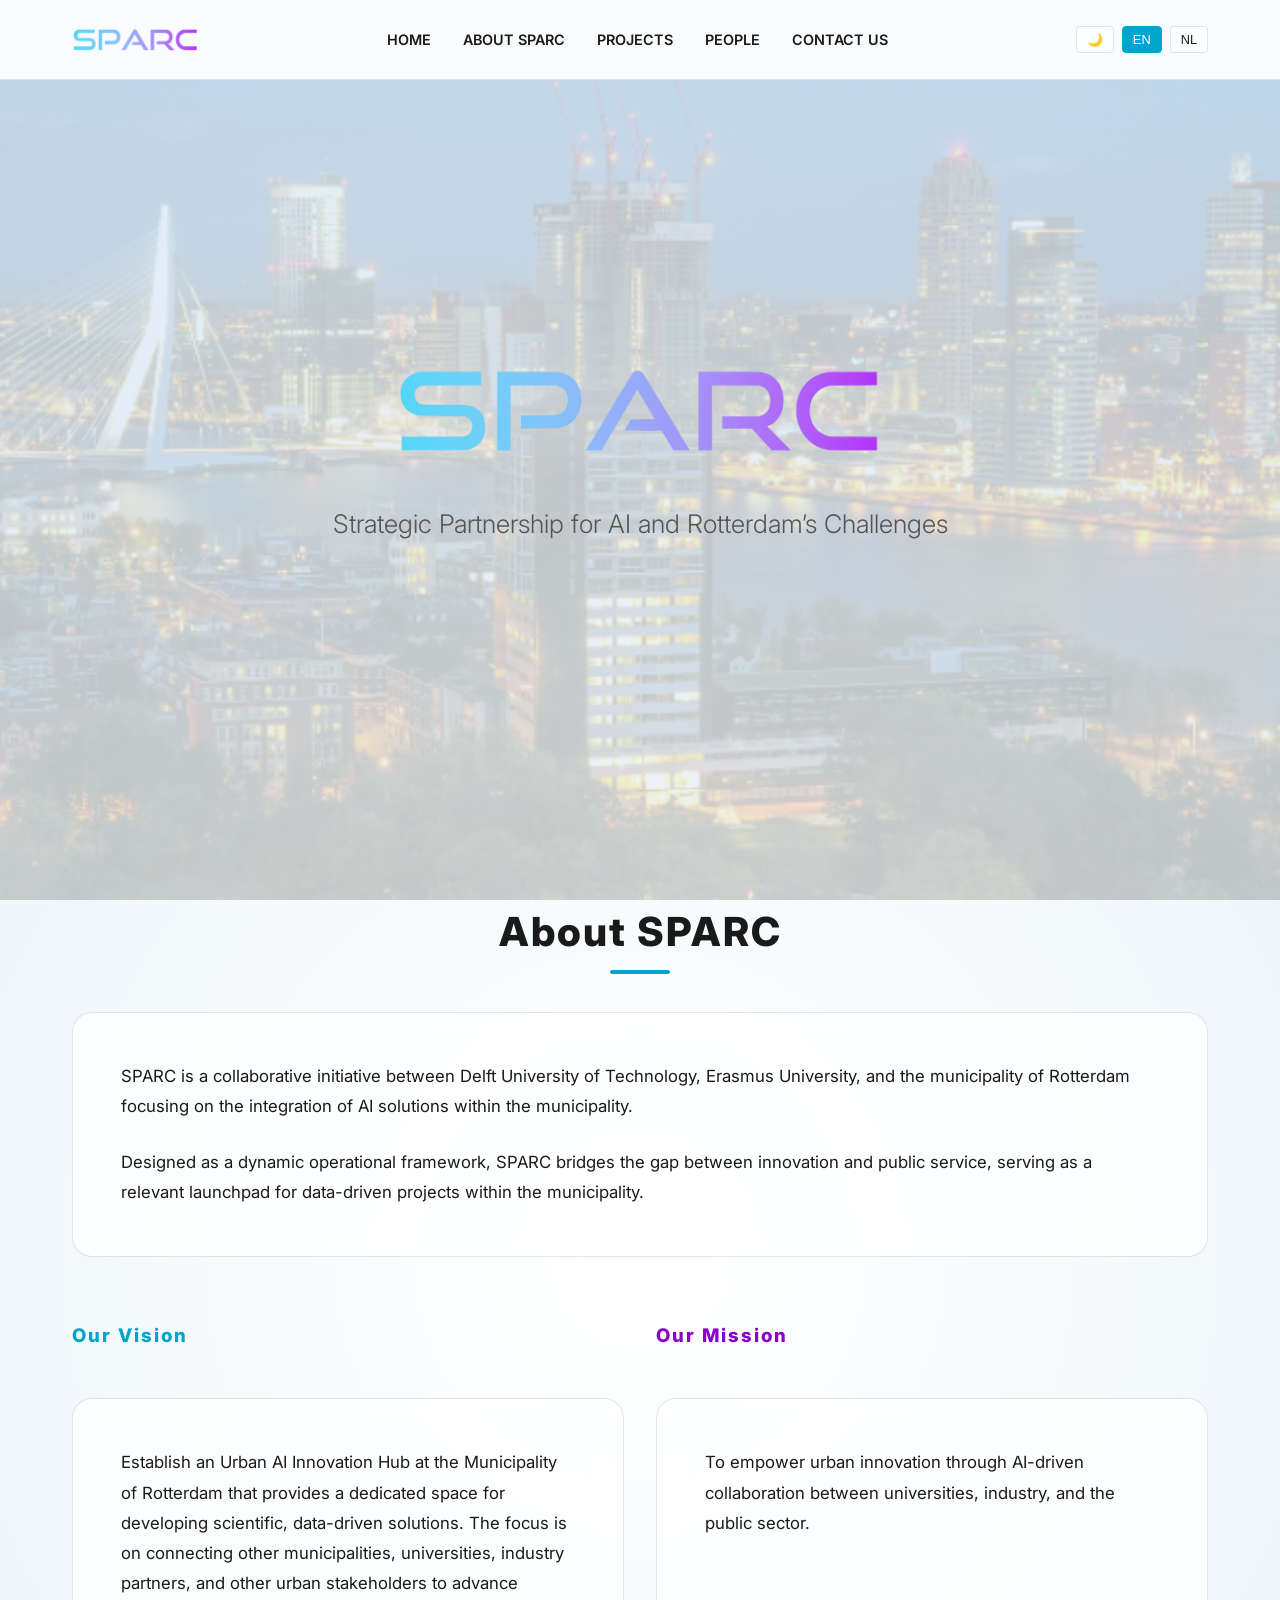
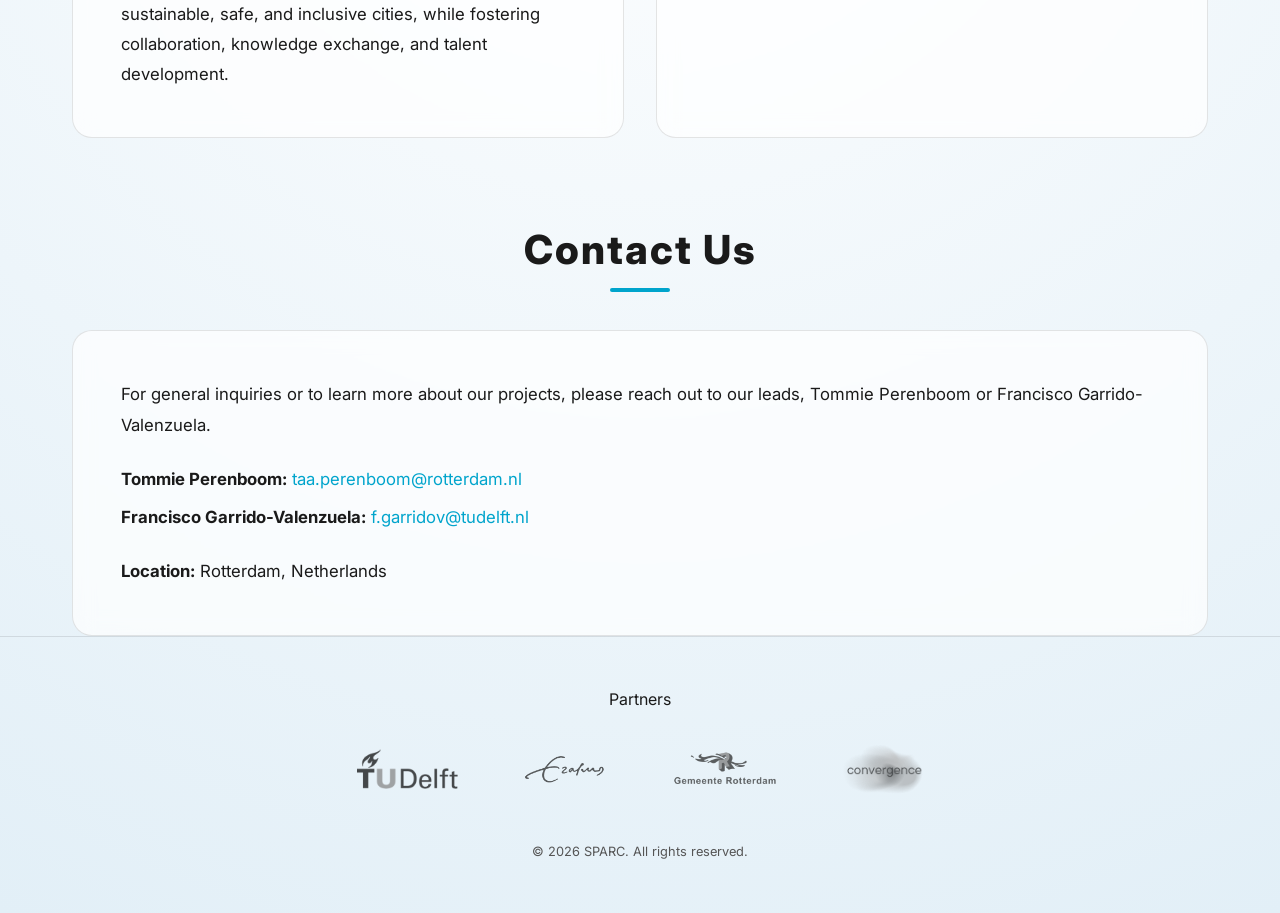
<file: index.html>
<!DOCTYPE html>
<html lang="en">

<head>
    <meta charset="UTF-8">
    <meta name="viewport" content="width=device-width, initial-scale=1.0">
    <title>SPARC | Strategic Partnership for AI</title>
    <meta name="description"
        content="Strategic Partnership for AI and Rotterdam's Challenges. A collaboration between TU Delft, Erasmus University, and Rotterdam.">
    <link rel="stylesheet" href="style.css">
</head>

<body>
    <nav>
        <div class="container">
            <a href="index.html" class="logo"><img src="source/logos/sparc-logo.png" alt="SPARC"></a>
            <ul class="nav-links">
                <li><a href="index.html" data-key="nav_home">Home</a></li>
                <li><a href="index.html#about" data-key="nav_about">About SPARC</a></li>
                <li><a href="projects.html" data-key="nav_projects">Projects</a></li>
                <li><a href="people.html" data-key="nav_people">People</a></li>
                <li><a href="#contact" data-key="nav_contact">Contact Us</a></li>
            </ul>
            <div class="lang-switch">
                <button id="theme-toggle" aria-label="Toggle Theme">🌙</button>
                <button class="lang-btn active" data-lang="en" onclick="switchLang('en')">EN</button>
                <button class="lang-btn" data-lang="nl" onclick="switchLang('nl')">NL</button>
            </div>
        </div>
    </nav>

    <main>
        <section id="home" class="hero">
            <div class="hero-bg"></div>
            <div class="container hero-content">
                <img src="source/logos/sparc-logo.png" alt="SPARC" class="hero-logo">
                <p data-key="hero_subtitle">Strategic Partnership for AI and Rotterdam's Challenges</p>
            </div>
        </section>

        <section id="about" class="container">
            <h2 class="section-title" data-key="about_title">About SPARC</h2>
            <div class="glass-card">
                <p data-key="about_desc_1"></p>
                <br>
                <p data-key="about_desc_2"></p>
            </div>

            <div class="vision-mission-grid">
            <div id="vision" style="margin-top: 4rem; display: flex; flex-direction: column;">
                <h3 style="color: var(--primary-cyan); margin-bottom: 1rem;" data-key="vision_title">Our Vision</h3>
                <div class="glass-card" style="flex: 1;">
                    <p data-key="vision_desc"></p>
                </div>
            </div>

            <div id="mission" style="margin-top: 4rem; display: flex; flex-direction: column;">
                <h3 style="color: var(--primary-purple); margin-bottom: 1rem;" data-key="mission_title">Our Mission</h3>
                <div class="glass-card" style="flex: 1;">
                    <p data-key="mission_desc"></p>
                </div>
            </div>
        </div>
        </section>

        <section id="contact" class="container" style="margin-top: 5rem;">
            <h2 class="section-title" data-key="contact_title">Contact Us</h2>
            <div class="glass-card">
                <p style="margin-bottom: 1.5rem;" data-key="contact_desc">For general inquiries or to learn more about our projects, please reach out to our leads, Tommie Perenboom or Francisco Garrido-Valenzuela.</p>
                <div style="display: flex; flex-direction: column; gap: 0.5rem; margin-bottom: 1.5rem;">
                    <p><strong>Tommie Perenboom:</strong> <a href="mailto:taa.perenboom@rotterdam.nl" style="color: var(--primary-cyan); text-decoration: none;">taa.perenboom@rotterdam.nl</a></p>
                    <p><strong>Francisco Garrido-Valenzuela:</strong> <a href="mailto:f.garridov@tudelft.nl" style="color: var(--primary-cyan); text-decoration: none;">f.garridov@tudelft.nl</a></p>
                </div>
                <p><strong data-key="contact_location">Location:</strong> Rotterdam, Netherlands</p>
            </div>
        </section>
    </main>

    <footer>
        <div class="container text-center">
            <p data-key="footer_partners">Partners</p>
            <div class="partner-logos">
                <img src="source/logos/tudelft-logo.png" alt="TU Delft">
                <img src="source/logos/erasmus-logo.png" alt="Erasmus University">
                <img src="source/logos/rotterdam-logo.png" alt="Gemeente Rotterdam">
                <img src="source/logos/convergence-logo.png" alt="Convergence" style="height: 50px;">
            </div>
            <p style="margin-top: 3rem; color: var(--text-gray); font-size: 0.8rem;">&copy; 2026 SPARC. All rights
                reserved.</p>
        </div>
    </footer>

    <script src="script.js"></script>
</body>

</html>
</file>
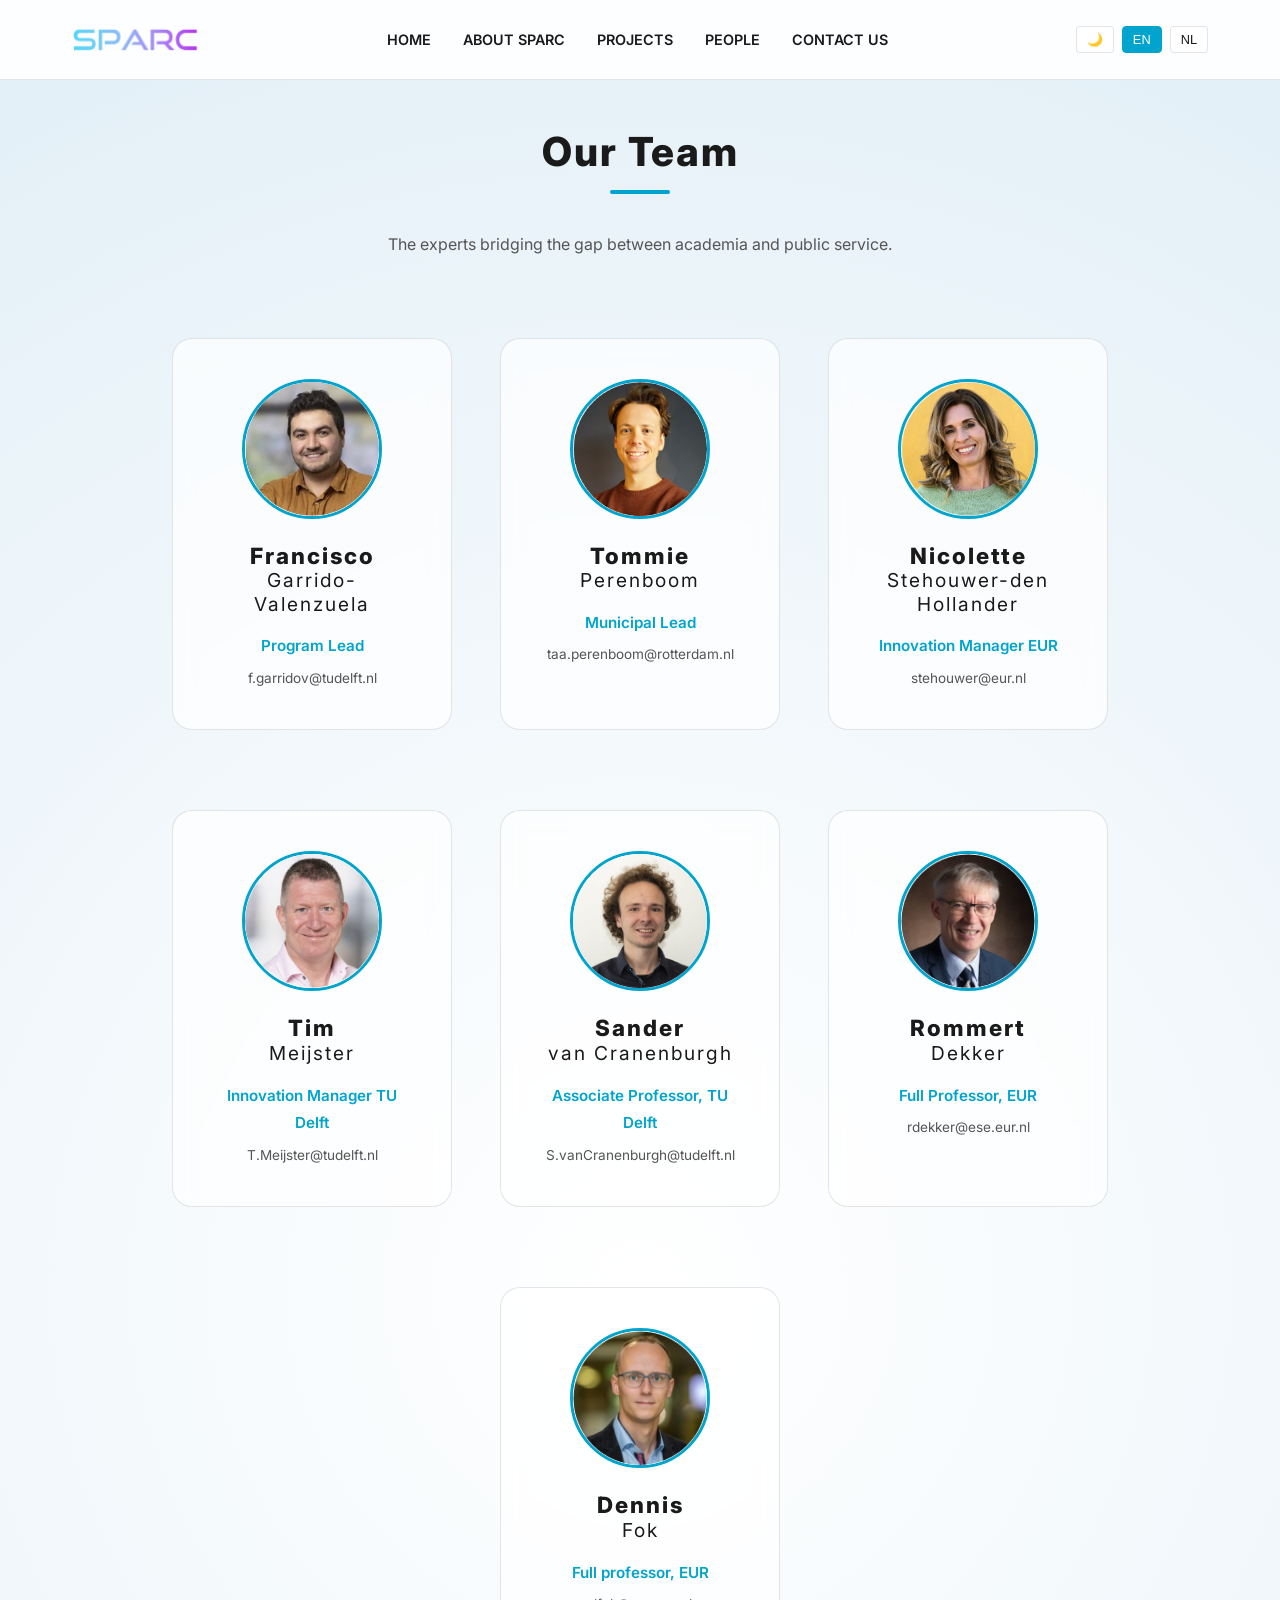
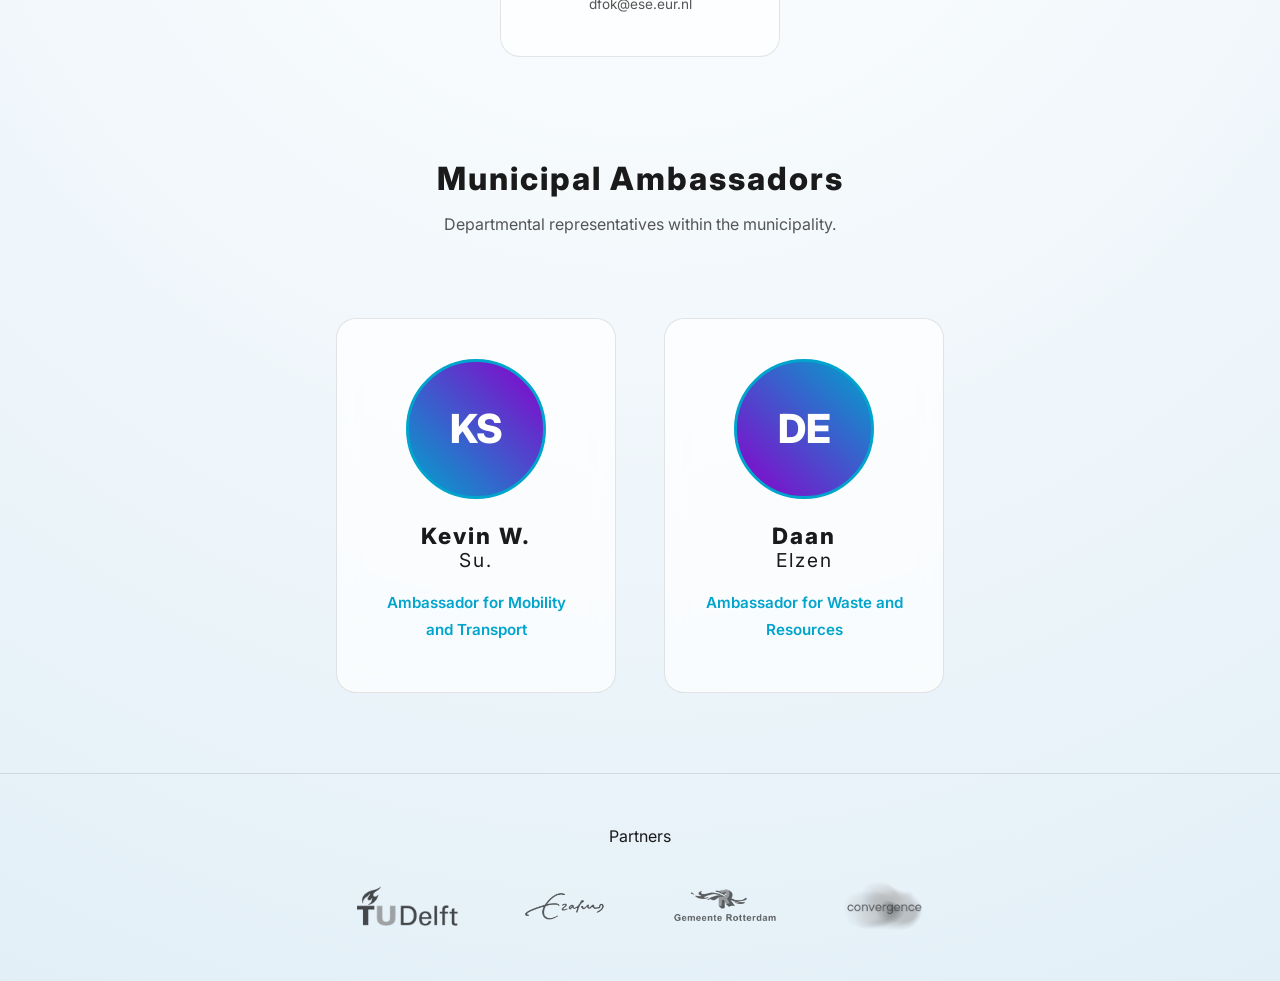
<file: people.html>
<!DOCTYPE html>
<html lang="en">

<head>
    <meta charset="UTF-8">
    <meta name="viewport" content="width=device-width, initial-scale=1.0">
    <title>People | SPARC</title>
    <link rel="stylesheet" href="style.css">
</head>

<body>
    <nav>
        <div class="container">
            <a href="index.html" class="logo"><img src="source/logos/sparc-logo.png" alt="SPARC"></a>
            <ul class="nav-links">
                <li><a href="index.html" data-key="nav_home">Home</a></li>
                <li><a href="index.html#about" data-key="nav_about">About SPARC</a></li>
                <li><a href="projects.html" data-key="nav_projects">Projects</a></li>
                <li><a href="people.html" data-key="nav_people">People</a></li>
                <li><a href="index.html#contact" data-key="nav_contact">Contact Us</a></li>
            </ul>
            <div class="lang-switch">
                <button id="theme-toggle" aria-label="Toggle Theme">🌙</button>
                <button class="lang-btn active" data-lang="en" onclick="switchLang('en')">EN</button>
                <button class="lang-btn" data-lang="nl" onclick="switchLang('nl')">NL</button>
            </div>
        </div>
    </nav>

    <main style="padding-top: 120px; padding-bottom: 80px;">
        <section class="container">
            <h2 class="section-title" data-key="people_title">Our Team</h2>
            <p style="text-align: center; color: var(--text-gray); margin-bottom: 3rem;" data-key="people_subtitle">The experts bridging the gap between academia and public service.</p>

            <div style="display: flex; flex-wrap: wrap; justify-content: center; gap: 3rem;">
                <div class="glass-card" style="width: 280px; text-align: center; padding: 2.5rem; display: flex; flex-direction: column; align-items: center;">
                    <img src="source/people/Francisco.jpg" alt="Francisco Garrido-Valenzuela" style="width: 140px; height: 140px; border-radius: 50%; object-fit: cover; margin-bottom: 1.5rem; border: 3px solid var(--primary-cyan); background-color: white;">
                    <h3 style="margin-bottom: 0.5rem; line-height: 1.2;"><span style="font-weight: 800; font-size: 1.4rem;">Francisco</span><br><span style="font-weight: 400; font-size: 1.2rem;">Garrido-Valenzuela</span></h3>
                    <p style="color: var(--primary-cyan); font-weight: 600; margin-bottom: 0.5rem; margin-top: 0.5rem; font-size: 0.95rem;">Program Lead</p>
                    <a href="mailto:f.garridov@tudelft.nl" style="font-size: 0.85rem; color: var(--text-gray); text-decoration: none;">f.garridov@tudelft.nl</a>
                </div>
                <div class="glass-card" style="width: 280px; text-align: center; padding: 2.5rem; display: flex; flex-direction: column; align-items: center;">
                    <img src="source/people/Tommie.png" alt="Tommie Perenboom" style="width: 140px; height: 140px; border-radius: 50%; object-fit: cover; margin-bottom: 1.5rem; border: 3px solid var(--primary-cyan); background-color: white;">
                    <h3 style="margin-bottom: 0.5rem; line-height: 1.2;"><span style="font-weight: 800; font-size: 1.4rem;">Tommie</span><br><span style="font-weight: 400; font-size: 1.2rem;">Perenboom</span></h3>
                    <p style="color: var(--primary-cyan); font-weight: 600; margin-bottom: 0.5rem; margin-top: 0.5rem; font-size: 0.95rem;">Municipal Lead</p>
                    <a href="mailto:taa.perenboom@rotterdam.nl" style="font-size: 0.85rem; color: var(--text-gray); text-decoration: none;">taa.perenboom@rotterdam.nl</a>
                </div>
                <div class="glass-card" style="width: 280px; text-align: center; padding: 2.5rem; display: flex; flex-direction: column; align-items: center;">
                    <img src="source/people/Nicolette.png" alt="Nicolette Stehouwer-den Hollander" style="width: 140px; height: 140px; border-radius: 50%; object-fit: cover; margin-bottom: 1.5rem; border: 3px solid var(--primary-cyan); background-color: white;">
                    <h3 style="margin-bottom: 0.5rem; line-height: 1.2;"><span style="font-weight: 800; font-size: 1.4rem;">Nicolette</span><br><span style="font-weight: 400; font-size: 1.2rem;">Stehouwer-den Hollander</span></h3>
                    <p style="color: var(--primary-cyan); font-weight: 600; margin-bottom: 0.5rem; margin-top: 0.5rem; font-size: 0.95rem;">Innovation Manager EUR</p>
                    <a href="mailto:stehouwer@eur.nl" style="font-size: 0.85rem; color: var(--text-gray); text-decoration: none;">stehouwer@eur.nl</a>
                </div>
                <div class="glass-card" style="width: 280px; text-align: center; padding: 2.5rem; display: flex; flex-direction: column; align-items: center;">
                    <img src="source/people/Tim.jpg" alt="Tim Meijster" style="width: 140px; height: 140px; border-radius: 50%; object-fit: cover; margin-bottom: 1.5rem; border: 3px solid var(--primary-cyan); background-color: white;">
                    <h3 style="margin-bottom: 0.5rem; line-height: 1.2;"><span style="font-weight: 800; font-size: 1.4rem;">Tim</span><br><span style="font-weight: 400; font-size: 1.2rem;">Meijster</span></h3>
                    <p style="color: var(--primary-cyan); font-weight: 600; margin-bottom: 0.5rem; margin-top: 0.5rem; font-size: 0.95rem;">Innovation Manager TU Delft</p>
                    <a href="mailto:T.Meijster@tudelft.nl" style="font-size: 0.85rem; color: var(--text-gray); text-decoration: none;">T.Meijster@tudelft.nl</a>
                </div>
                <div class="glass-card" style="width: 280px; text-align: center; padding: 2.5rem; display: flex; flex-direction: column; align-items: center;">
                    <img src="source/people/Sander.jpg" alt="Sander van Cranenburgh" style="width: 140px; height: 140px; border-radius: 50%; object-fit: cover; margin-bottom: 1.5rem; border: 3px solid var(--primary-cyan); background-color: white;">
                    <h3 style="margin-bottom: 0.5rem; line-height: 1.2;"><span style="font-weight: 800; font-size: 1.4rem;">Sander</span><br><span style="font-weight: 400; font-size: 1.2rem;">van Cranenburgh</span></h3>
                    <p style="color: var(--primary-cyan); font-weight: 600; margin-bottom: 0.5rem; margin-top: 0.5rem; font-size: 0.95rem;">Associate Professor, TU Delft</p>
                    <a href="mailto:S.vanCranenburgh@tudelft.nl" style="font-size: 0.85rem; color: var(--text-gray); text-decoration: none;">S.vanCranenburgh@tudelft.nl</a>
                </div>
                <div class="glass-card" style="width: 280px; text-align: center; padding: 2.5rem; display: flex; flex-direction: column; align-items: center;">
                    <img src="source/people/Rommert.jpg" alt="Rommert Dekker" style="width: 140px; height: 140px; border-radius: 50%; object-fit: cover; margin-bottom: 1.5rem; border: 3px solid var(--primary-cyan); background-color: white;">
                    <h3 style="margin-bottom: 0.5rem; line-height: 1.2;"><span style="font-weight: 800; font-size: 1.4rem;">Rommert</span><br><span style="font-weight: 400; font-size: 1.2rem;">Dekker</span></h3>
                    <p style="color: var(--primary-cyan); font-weight: 600; margin-bottom: 0.5rem; margin-top: 0.5rem; font-size: 0.95rem;">Full Professor, EUR</p>
                    <a href="mailto:rdekker@ese.eur.nl" style="font-size: 0.85rem; color: var(--text-gray); text-decoration: none;">rdekker@ese.eur.nl</a>
                </div>
                <div class="glass-card" style="width: 280px; text-align: center; padding: 2.5rem; display: flex; flex-direction: column; align-items: center;">
                    <img src="source/people/Dennis.jpg" alt="Dennis Fok" style="width: 140px; height: 140px; border-radius: 50%; object-fit: cover; margin-bottom: 1.5rem; border: 3px solid var(--primary-cyan); background-color: white;">
                    <h3 style="margin-bottom: 0.5rem; line-height: 1.2;"><span style="font-weight: 800; font-size: 1.4rem;">Dennis</span><br><span style="font-weight: 400; font-size: 1.2rem;">Fok</span></h3>
                    <p style="color: var(--primary-cyan); font-weight: 600; margin-bottom: 0.5rem; margin-top: 0.5rem; font-size: 0.95rem;">Full professor, EUR</p>
                    <a href="mailto:dfok@ese.eur.nl" style="font-size: 0.85rem; color: var(--text-gray); text-decoration: none;">dfok@ese.eur.nl</a>
                </div>
            </div>
        
        <div style="margin-top: 6rem; margin-bottom: 3rem; text-align: center;">
            <h3 style="font-family: 'Inter', sans-serif; font-size: 2rem; color: var(--text-main);"><span data-key="ambassadors_title">Municipal Ambassadors</span></h3>
            <p style="color: var(--text-gray); margin-top: 0.5rem;"><span data-key="ambassadors_subtitle">Departmental representatives within the municipality.</span></p>
        </div>

        <div style="display: flex; flex-wrap: wrap; justify-content: center; gap: 3rem;">
            <!-- Kevin -->
            <div class="glass-card" style="width: 280px; text-align: center; padding: 2.5rem; display: flex; flex-direction: column; align-items: center;">
                <div style="width: 140px; height: 140px; border-radius: 50%; margin-bottom: 1.5rem; border: 3px solid var(--primary-cyan); background: linear-gradient(45deg, var(--primary-cyan), var(--primary-purple)); display: flex; align-items: center; justify-content: center; font-size: 2.5rem; font-weight: 800; color: white;">KS</div>
                <h3 style="margin-bottom: 0.5rem; line-height: 1.2;">
                    <span style="font-weight: 800; font-size: 1.4rem;">Kevin W.</span><br>
                    <span style="font-weight: 400; font-size: 1.2rem;">Su.</span>
                </h3>
                <p style="color: var(--primary-cyan); font-weight: 600; margin-bottom: 0.5rem; margin-top: 0.5rem; font-size: 0.95rem;">Ambassador for Mobility and Transport</p>
            </div>
            
            <!-- Daan -->
            <div class="glass-card" style="width: 280px; text-align: center; padding: 2.5rem; display: flex; flex-direction: column; align-items: center;">
                <div style="width: 140px; height: 140px; border-radius: 50%; margin-bottom: 1.5rem; border: 3px solid var(--primary-cyan); background: linear-gradient(45deg, var(--primary-purple), var(--primary-cyan)); display: flex; align-items: center; justify-content: center; font-size: 2.5rem; font-weight: 800; color: white;">DE</div>
                <h3 style="margin-bottom: 0.5rem; line-height: 1.2;">
                    <span style="font-weight: 800; font-size: 1.4rem;">Daan</span><br>
                    <span style="font-weight: 400; font-size: 1.2rem;">Elzen</span>
                </h3>
                <p style="color: var(--primary-cyan); font-weight: 600; margin-bottom: 0.5rem; margin-top: 0.5rem; font-size: 0.95rem;">Ambassador for Waste and Resources</p>
            </div>
        </div>

        </section>
    </main>

    <footer>
        <div class="container text-center">
            <p data-key="footer_partners">Partners</p>
            <div class="partner-logos">
                <img src="source/logos/tudelft-logo.png" alt="TU Delft">
                <img src="source/logos/erasmus-logo.png" alt="Erasmus University">
                <img src="source/logos/rotterdam-logo.png" alt="Gemeente Rotterdam">
                <img src="source/logos/convergence-logo.png" alt="Convergence" style="height: 50px;">
            </div>
        </div>
    </footer>

    <script src="script.js"></script>
</body>

</html>
</file>
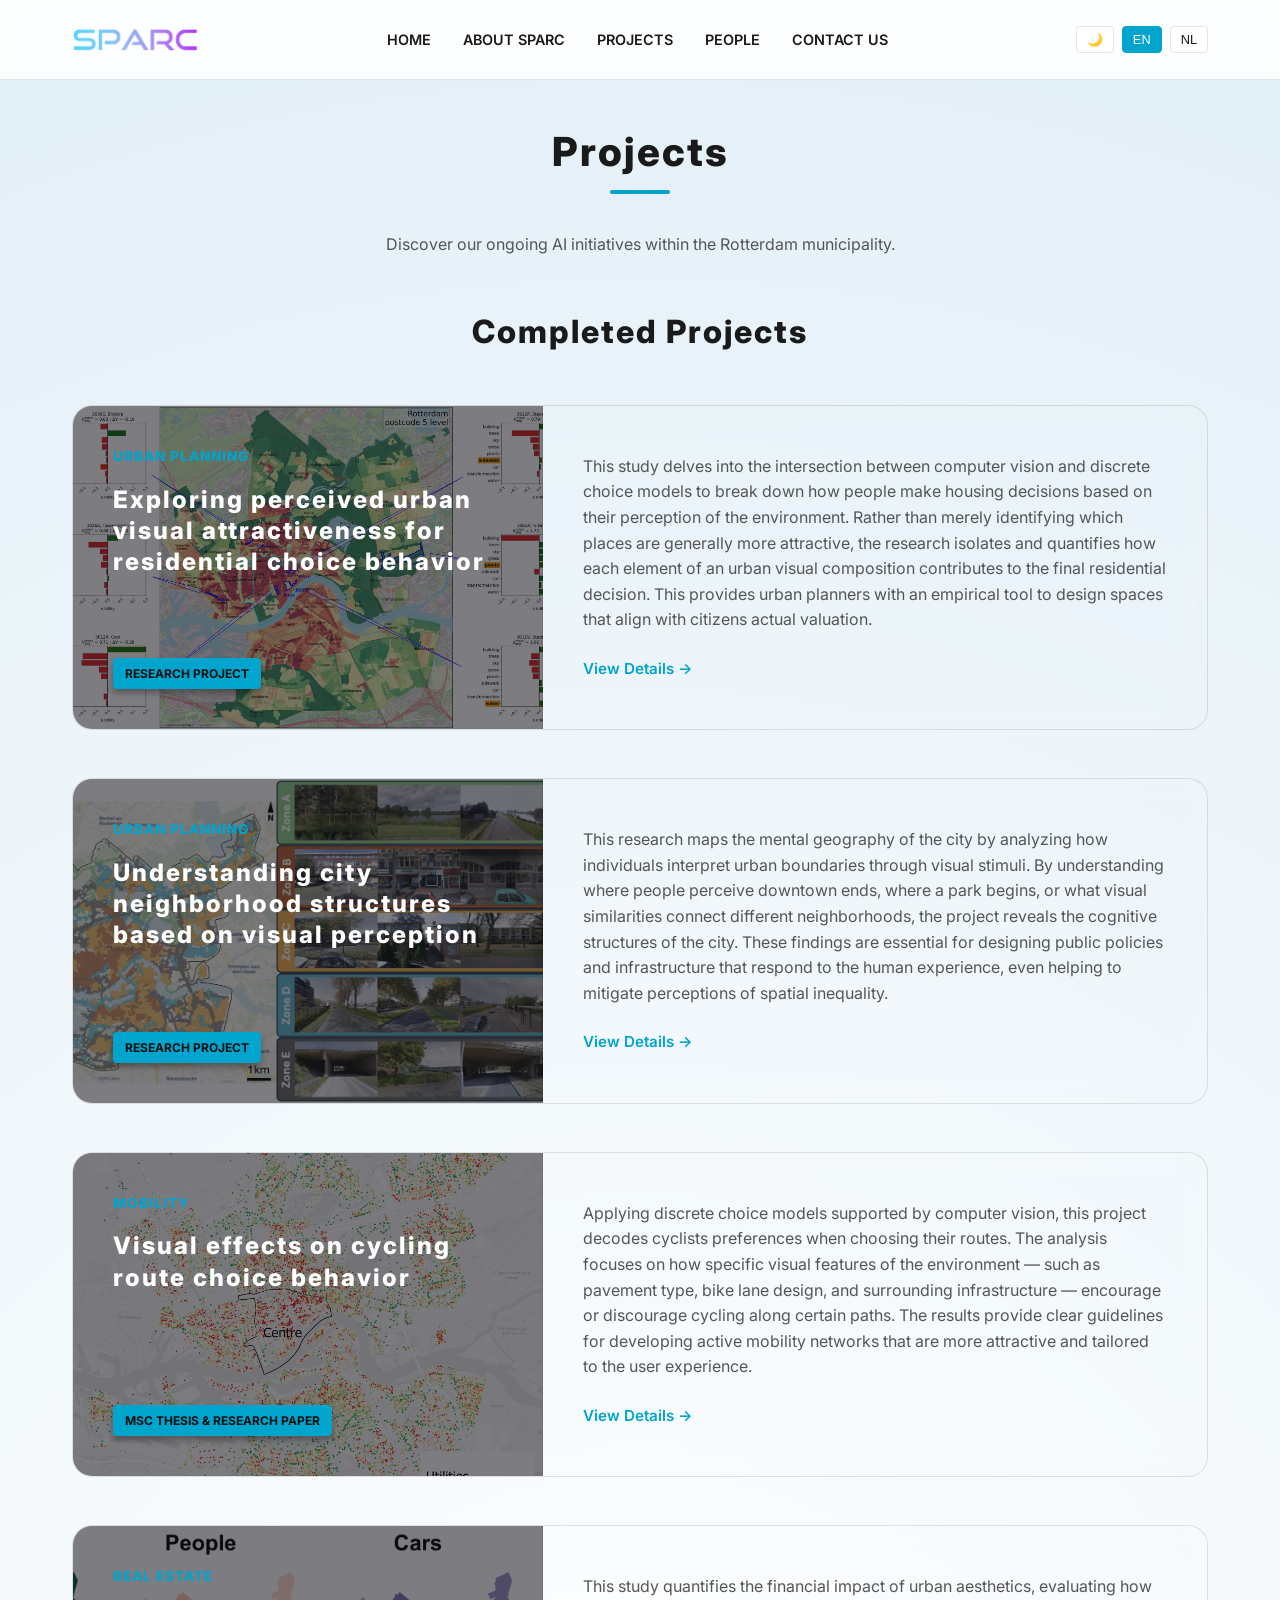
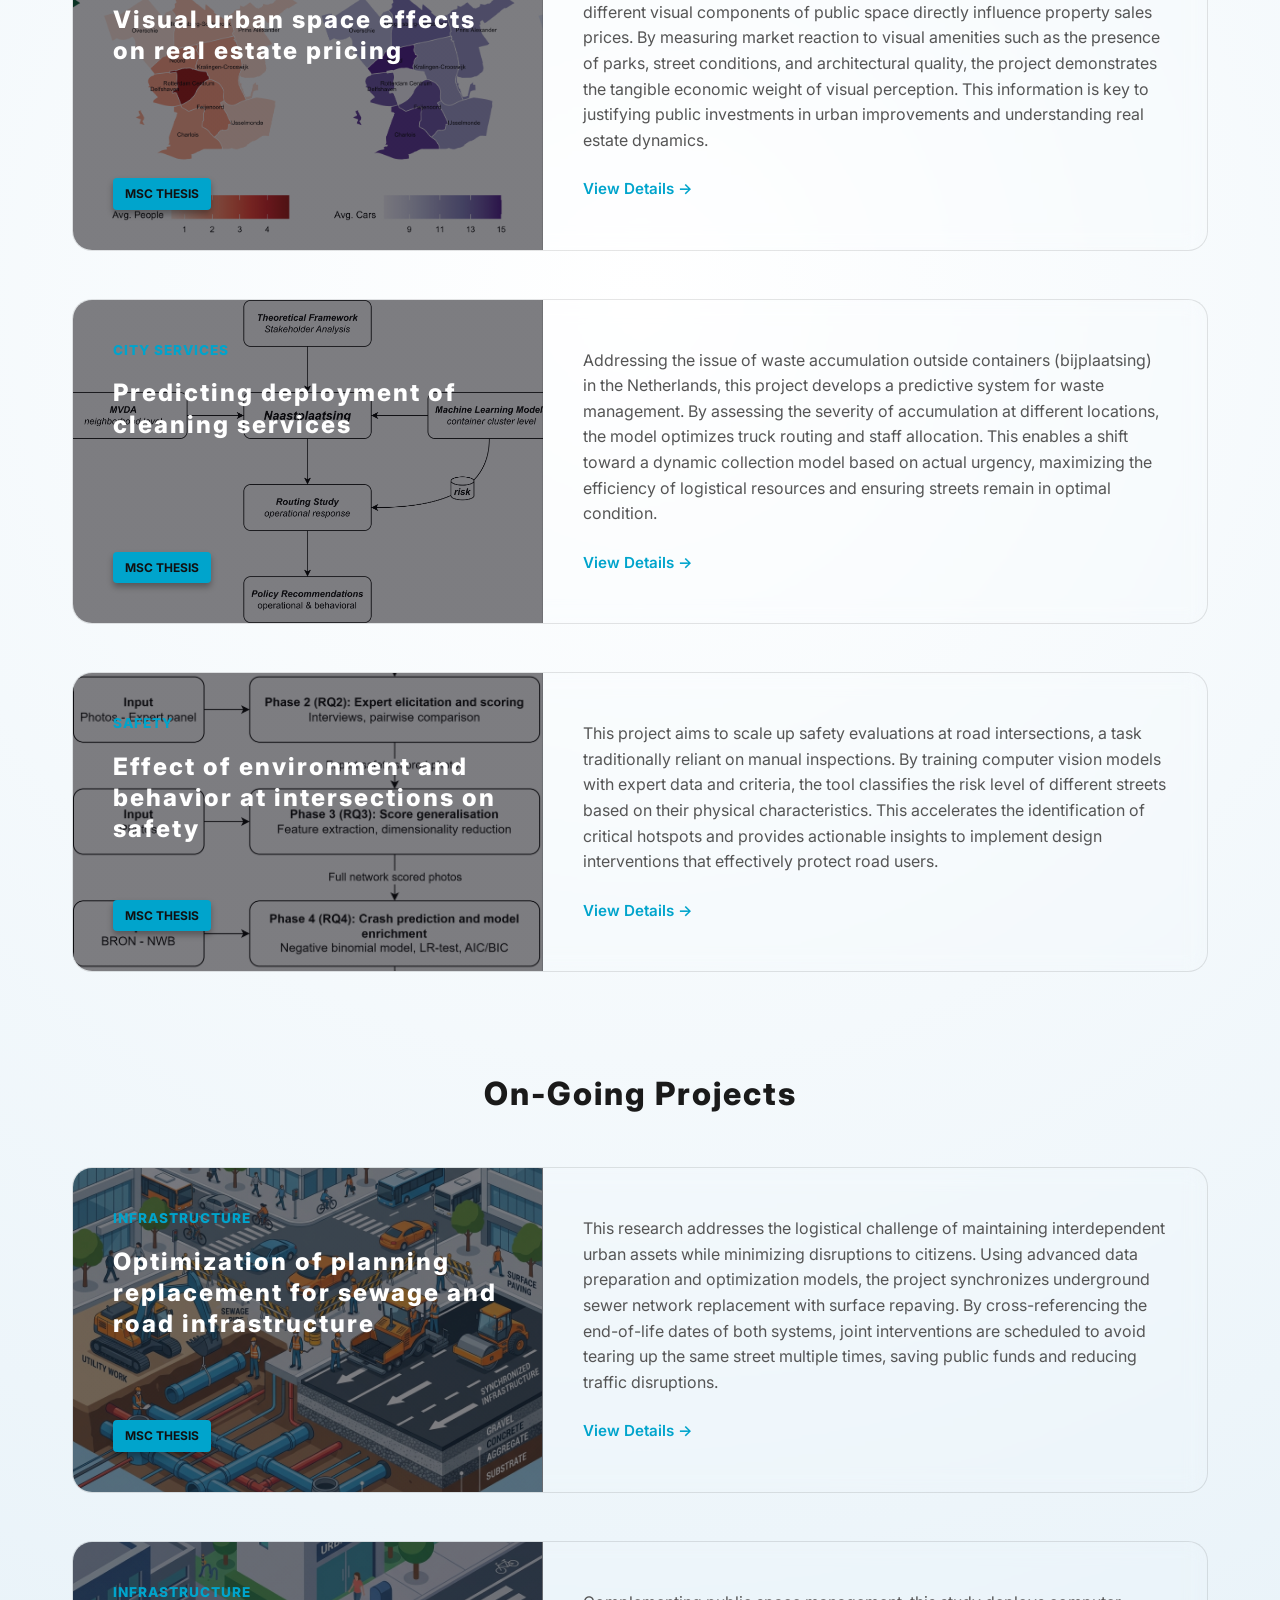
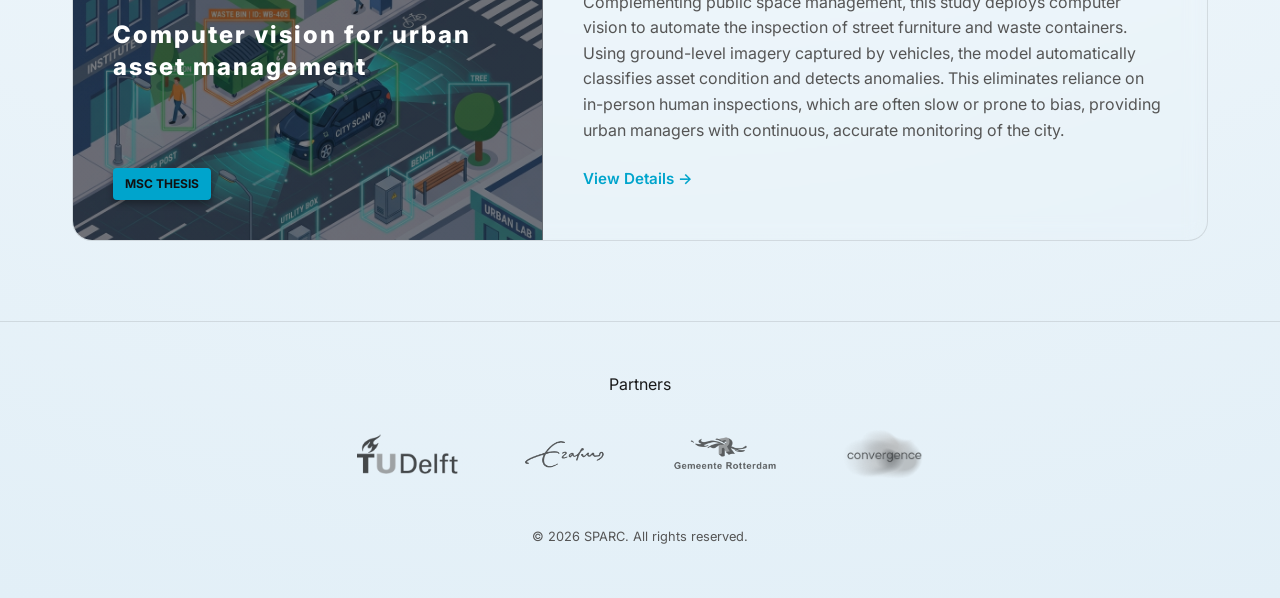
<file: projects.html>
<!DOCTYPE html>
<html lang="en">

<head>
    <meta charset="UTF-8">
    <meta name="viewport" content="width=device-width, initial-scale=1.0">
    <title>Projects | SPARC</title>
    <link rel="stylesheet" href="style.css">
</head>

<body>
    <nav>
        <div class="container">
            <a href="index.html" class="logo"><img src="source/logos/sparc-logo.png" alt="SPARC"></a>
            <ul class="nav-links">
                <li><a href="index.html" data-key="nav_home">Home</a></li>
                <li><a href="index.html#about" data-key="nav_about">About SPARC</a></li>
                <li><a href="projects.html" data-key="nav_projects">Projects</a></li>
                <li><a href="people.html" data-key="nav_people">People</a></li>
                <li><a href="index.html#contact" data-key="nav_contact">Contact Us</a></li>
            </ul>
            <div class="lang-switch">
                <button id="theme-toggle" aria-label="Toggle Theme">🌙</button>
                <button class="lang-btn active" data-lang="en" onclick="switchLang('en')">EN</button>
                <button class="lang-btn" data-lang="nl" onclick="switchLang('nl')">NL</button>
            </div>
        </div>
    </nav>

    <main style="padding-top: 120px; padding-bottom: 80px;">
        <section class="container">
            <h2 class="section-title" data-key="projects_title">Projects</h2>
            <p style="text-align: center; color: var(--text-gray); margin-bottom: 3rem;" data-key="projects_subtitle">Discover our ongoing AI initiatives within the Rotterdam municipality.</p>

            
            <div style="margin-top: 2rem; margin-bottom: 3rem; text-align: center;">
                <h3 style="font-family: 'Inter', sans-serif; font-size: 2rem; color: var(--text-main);"><span data-key="projects_completed">Completed Projects</span></h3>
            </div>
            <div id="projects-grid-completed" style="display: flex; flex-direction: column; gap: 3rem; margin-bottom: 5rem;">
                <!-- Projects loaded dynamically from projects.json -->
            </div>

            <div style="margin-top: 6rem; margin-bottom: 3rem; text-align: center;">
                <h3 style="font-family: 'Inter', sans-serif; font-size: 2rem; color: var(--text-main);"><span data-key="projects_ongoing">On-Going Projects</span></h3>
            </div>
            <div id="projects-grid-ongoing" style="display: flex; flex-direction: column; gap: 3rem;">
                <!-- Projects loaded dynamically from projects.json -->
            </div>

        </section>
    </main>

    <footer>
        <div class="container text-center">
            <p data-key="footer_partners">Partners</p>
            <div class="partner-logos">
                <img src="source/logos/tudelft-logo.png" alt="TU Delft">
                <img src="source/logos/erasmus-logo.png" alt="Erasmus University">
                <img src="source/logos/rotterdam-logo.png" alt="Gemeente Rotterdam">
                <img src="source/logos/convergence-logo.png" alt="Convergence" style="height: 50px;">
            </div>
            <p style="margin-top: 3rem; color: var(--text-gray); font-size: 0.8rem;">&copy; 2026 SPARC. All rights reserved.</p>
        </div>
    </footer>

    <script src="script.js"></script>
    <script>
        // Dynamically load projects from JSON
        (function() {
            var lang = localStorage.getItem("sparc_lang") || "en";

            
            
            function renderProjects(projects) {
                lang = localStorage.getItem("sparc_lang") || "en";
                var gridCompleted = document.getElementById("projects-grid-completed");
                var gridOngoing = document.getElementById("projects-grid-ongoing");
                if(gridCompleted) gridCompleted.innerHTML = "";
                if(gridOngoing) gridOngoing.innerHTML = "";

                for (var i = 0; i < projects.length; i++) {
                    var p = projects[i];
                    var row = document.createElement("div");
                    row.className = "project-row";
                    row.setAttribute("onclick", "window.location.href='project.html?id=" + p.id + "';");

                    var imgPath = "source/projects/" + p.id + "/image.png";
                    var fallbackImg = "rotterdam-skyline.png";
                    
                    var categoryHtml = '<span style="color: var(--primary-cyan); font-weight: 800; font-size: 0.85rem; text-transform: uppercase; margin-bottom: 1rem; letter-spacing: 1px;">' + (p.category || "") + '</span>';
                    var badgeHtml = p.badge ? '<span style="display: inline-block; background: var(--primary-cyan); color: #111; padding: 6px 12px; border-radius: 4px; font-size: 0.75rem; font-weight: 700; margin-top: auto; align-self: flex-start; text-transform: uppercase; box-shadow: 0 4px 6px rgba(0,0,0,0.3);">' + p.badge + '</span>' : '';

                    row.innerHTML = 
                        '<div class="project-left" style="background: linear-gradient(rgba(18,18,25,0.7), rgba(18,18,25,0.7)), url(\'' + fallbackImg + '\') no-repeat center center/cover; border-right: 1px solid var(--glass-border);" data-img="' + imgPath + '">' +
                            categoryHtml +
                            '<h3 style="color: #ffffff; margin: 0; font-size: 1.5rem; line-height: 1.3;">' + p["title_" + lang] + '</h3>' +
                            badgeHtml +
                        '</div>' +
                        '<div class="project-right">' +
                            '<p style="color: var(--text-gray); font-size: 1rem; line-height: 1.6; margin-bottom: 1.5rem;">' + p["desc_" + lang] + '</p>' +
                            '<span style="color: var(--primary-cyan); font-weight: 600; font-size: 0.95rem;">View Details &rarr;</span>' +
                        '</div>';

                    if (p.status === "ongoing") {
                        if(gridOngoing) gridOngoing.appendChild(row);
                    } else {
                        if(gridCompleted) gridCompleted.appendChild(row);
                    }

                    (function(rowEl, customImg) {
                        var testImg = new Image();
                        testImg.onload = function() {
                            var leftDiv = rowEl.querySelector(".project-left");
                            leftDiv.style.background = "linear-gradient(rgba(18,18,25,0.55), rgba(18,18,25,0.55)), url('" + customImg + "') no-repeat center center/cover";
                        };
                        testImg.src = customImg;
                    })(row, imgPath);
                }
            }
fetch("source/projects/projects.json")
                .then(function(r) { return r.json(); })
                .then(function(projects) {
                    renderProjects(projects);

                    // Override switchLang to re-render projects
                    var originalSwitchLang = window.switchLang;
                    window.switchLang = function(l) {
                        originalSwitchLang(l);
                        renderProjects(projects);
                    };
                });
        })();
    </script>
</body>

</html>
</file>
<file: style.css>
@import url('https://fonts.googleapis.com/css2?family=Inter:wght@300;400;600;800&family=Orbitron:wght@400;700&display=swap');

:root {
    /* Light Theme (Default) */
    --primary-cyan: #00a4cc;
    --primary-purple: #8a00cc;
    --bg-color: #f4f9fc;
    --bg-gradient: radial-gradient(circle at 50% 50%, #ffffff 0%, #e2eff7 100%);
    --text-main: #1a1a1a;
    --text-gray: #555555;
    --glass-bg: rgba(255, 255, 255, 0.7);
    --glass-border: rgba(0, 0, 0, 0.1);
    --nav-bg: rgba(255, 255, 255, 0.9);
    --glow-cyan: 0 0 15px rgba(0, 179, 204, 0.2);
    --glow-purple: 0 0 15px rgba(153, 0, 204, 0.2);
    --filter-invert: 0;
    --hero-bg-opacity: 0.2;
    --transition: all 0.3s cubic-bezier(0.4, 0, 0.2, 1);
}

[data-theme="dark"] {
    /* Dark Theme */
    --primary-cyan: #00f2ff;
    --primary-purple: #bc00ff;
    --bg-color: #0a001a;
    --bg-gradient: radial-gradient(circle at 50% 50%, #1a0033 0%, #0a001a 100%);
    --text-main: #ffffff;
    --text-gray: #b0b0b0;
    --glass-bg: rgba(255, 255, 255, 0.05);
    --glass-border: rgba(255, 255, 255, 0.1);
    --nav-bg: rgba(10, 0, 26, 0.8);
    --glow-cyan: 0 0 15px rgba(0, 242, 255, 0.5);
    --glow-purple: 0 0 15px rgba(188, 0, 255, 0.5);
    --filter-invert: 1;
    --hero-bg-opacity: 0.3;
}

* {
    margin: 0;
    padding: 0;
    box-sizing: border-box;
}

body {
    font-family: 'Inter', sans-serif;
    background-color: var(--bg-color);
    color: var(--text-main);
    line-height: 1.6;
    overflow-x: hidden;
    background: var(--bg-gradient);
    transition: var(--transition);
}

h1,
h2,
h3 {
    font-family: 'Inter', sans-serif;
    font-weight: 800;
    letter-spacing: 2px;
}

/* --- Layout --- */
.container {
    max-width: 1200px;
    margin: 0 auto;
    padding: 0 2rem;
}

section {
    padding: 100px 0;
}

/* --- Navigation --- */
nav {
    position: fixed;
    top: 0;
    width: 100%;
    z-index: 1000;
    background: var(--nav-bg);
    backdrop-filter: blur(10px);
    border-bottom: 1px solid var(--glass-border);
    height: 80px;
    display: flex;
    align-items: center;
    transition: var(--transition);
}

nav .container {
    display: flex;
    justify-content: space-between;
    align-items: center;
    width: 100%;
}

.logo {
    display: flex;
    align-items: center;
    text-decoration: none;
}

.logo img {
    height: 28px;
    width: auto;
}

.nav-links {
    display: flex;
    gap: 2rem;
    list-style: none;
}

.nav-links a {
    text-decoration: none;
    color: var(--text-main);
    font-size: 0.9rem;
    font-weight: 600;
    text-transform: uppercase;
    transition: var(--transition);
}

.nav-links a:hover {
    color: var(--primary-cyan);
    text-shadow: var(--glow-cyan);
}

.lang-switch {
    display: flex;
    gap: 0.5rem;
    align-items: center;
}

.lang-btn, #theme-toggle {
    background: var(--glass-bg);
    border: 1px solid var(--glass-border);
    color: var(--text-main);
    padding: 5px 10px;
    cursor: pointer;
    border-radius: 4px;
    font-size: 0.8rem;
    transition: var(--transition);
    display: flex;
    align-items: center;
    justify-content: center;
}

.lang-btn.active {
    background: var(--primary-cyan);
    color: #fff;
    border-color: var(--primary-cyan);
}

/* --- Hero --- */
.hero {
    height: 100vh;
    display: flex;
    align-items: center;
    justify-content: center;
    text-align: center;
    position: relative;
    overflow: hidden;
}

.hero-bg {
    position: absolute;
    top: 0;
    left: 0;
    width: 100%;
    height: 100%;
    background: url('rotterdam-skyline.png') no-repeat center center/cover;
    opacity: var(--hero-bg-opacity);
    z-index: -1;
    transition: var(--transition);
}

.hero-content h1 {
    font-size: 6rem;
    margin-bottom: 1rem;
    background: linear-gradient(90deg, var(--primary-cyan), var(--primary-purple));
    -webkit-background-clip: text;
    background-clip: text;
    -webkit-text-fill-color: transparent;
    filter: drop-shadow(0 0 30px rgba(0, 179, 204, 0.3));
}

.hero-content p {
    font-size: 1.6rem;
    color: var(--text-gray);
    max-width: 800px;
    font-weight: 300;
    line-height: 1.4;
    margin: 0 auto;
    margin: 0 auto;
}

/* --- Cards / Glassmorphism --- */
.glass-card {
    background: var(--glass-bg);
    border: 1px solid var(--glass-border);
    backdrop-filter: blur(10px);
    border-radius: 20px;
    padding: 3rem;
    margin-top: 2rem;
    transition: var(--transition);
}

.glass-card:hover {
    border-color: var(--primary-cyan);
    box-shadow: 0 0 30px rgba(0, 179, 204, 0.1);
}

.section-title {
    font-size: 2.5rem;
    margin-bottom: 3rem;
    text-align: center;
    position: relative;
    color: var(--text-main);
}

.section-title::after {
    content: '';
    position: absolute;
    bottom: -10px;
    left: 50%;
    transform: translateX(-50%);
    width: 60px;
    height: 4px;
    background: var(--primary-cyan);
    border-radius: 2px;
}

/* --- Footer --- */
footer {
    padding: 50px 0;
    border-top: 1px solid var(--glass-border);
    text-align: center;
}

.partner-logos {
    display: flex;
    justify-content: center;
    align-items: center;
    gap: 4rem;
    margin-top: 2rem;
    opacity: 0.7;
    filter: grayscale(1) invert(var(--filter-invert));
    transition: var(--transition);
}

.partner-logos img {
    height: 40px;
    object-fit: contain;
}

.partner-logos span {
    font-size: 1.2rem;
    font-weight: bold;
    display: flex;
    align-items: center;
}

/* --- Responsive --- */
@media (max-width: 768px) {
    .nav-links {
        display: none;
    }

    .hero-content h1 {
        font-size: 3rem;
    }
}

/* --- New Hero Logo --- */
.hero-logo {
    max-width: 80%;
    width: 600px;
    height: auto;
    margin-bottom: 2rem;
    filter: drop-shadow(0 0 20px rgba(255,255,255,0.2));
}

/* --- Layout Grid for Vision/Mission --- */
.vision-mission-grid {
    display: grid;
    grid-template-columns: 1fr;
    gap: 2rem;
    margin-top: 4rem;
}

@media (min-width: 768px) {
    .vision-mission-grid {
        grid-template-columns: 1fr 1fr;
    }
    .vision-mission-grid > div {
        margin-top: 0 !important;
    }
}

.glass-card p {
    font-size: 1.05rem;
    line-height: 1.8;
}

/* New Project Row Layout */
.project-row {
    display: flex;
    flex-direction: row;
    border-radius: 20px;
    overflow: hidden;
    cursor: pointer;
    transition: transform 0.3s ease, box-shadow 0.3s ease;
    padding: 0 !important;
    background: rgba(255, 255, 255, 0.03);
    border: 1px solid var(--glass-border);
    backdrop-filter: blur(10px);
    -webkit-backdrop-filter: blur(10px);
}
.project-row:hover {
    transform: translateY(-5px);
    box-shadow: 0 15px 35px rgba(0,0,0,0.2);
}
.project-left {
    flex: 1;
    background-size: cover !important;
    background-position: center !important;
    padding: 2.5rem;
    display: flex;
    flex-direction: column;
    justify-content: flex-start;
    min-height: 280px;
    position: relative;
}
.project-right {
    flex: 1.5;
    padding: 3rem 2.5rem;
    display: flex;
    flex-direction: column;
    justify-content: center;
}
@media (max-width: 768px) {
    .project-row {
        flex-direction: column;
    }
    .project-left {
        min-height: 200px;
    }
}

/* Markdown Content Styling */
.markdown-body {
    font-family: 'Inter', sans-serif;
    color: var(--text-color);
    line-height: 1.8;
    font-size: 1.1rem;
    max-width: 800px;
    margin: 0 auto;
    padding: 2rem 0;
}

.markdown-body h3 {
    font-size: 1.5rem;
    font-weight: 700;
    color: var(--primary-color);
    margin-top: 2.5rem;
    margin-bottom: 1rem;
    padding-bottom: 0.5rem;
    border-bottom: 2px solid var(--accent-color);
    display: inline-block;
}

.markdown-body p {
    margin-bottom: 1.5rem;
}

.markdown-body ul {
    margin-bottom: 1.5rem;
    padding-left: 1.5rem;
}

.markdown-body li {
    margin-bottom: 0.5rem;
}

.markdown-body strong {
    font-weight: 600;
    color: var(--secondary-color);
}


/* Aggressive Markdown Content Styling */
.markdown-body {
    font-family: 'Inter', sans-serif !important;
    color: var(--text-color) !important;
    line-height: 1.8 !important;
    font-size: 1.15rem !important;
    max-width: 800px !important;
    margin: 0 auto !important;
    padding: 1rem 0 !important;
}

.markdown-body h3 {
    font-size: 1.6rem !important;
    font-weight: 700 !important;
    color: var(--primary-cyan) !important;
    margin-top: 3.5rem !important;
    margin-bottom: 1.5rem !important;
    padding-bottom: 0.5rem !important;
    border-bottom: 2px solid var(--accent-color) !important;
    display: inline-block !important;
    width: 100% !important;
}

.markdown-body p {
    margin-bottom: 2rem !important;
}

.markdown-body ul {
    margin-bottom: 2.5rem !important;
    padding-left: 2rem !important;
}

.markdown-body li {
    margin-bottom: 0.8rem !important;
}

.markdown-body strong {
    font-weight: 700 !important;
    color: var(--primary-blue) !important;
}
</file>
